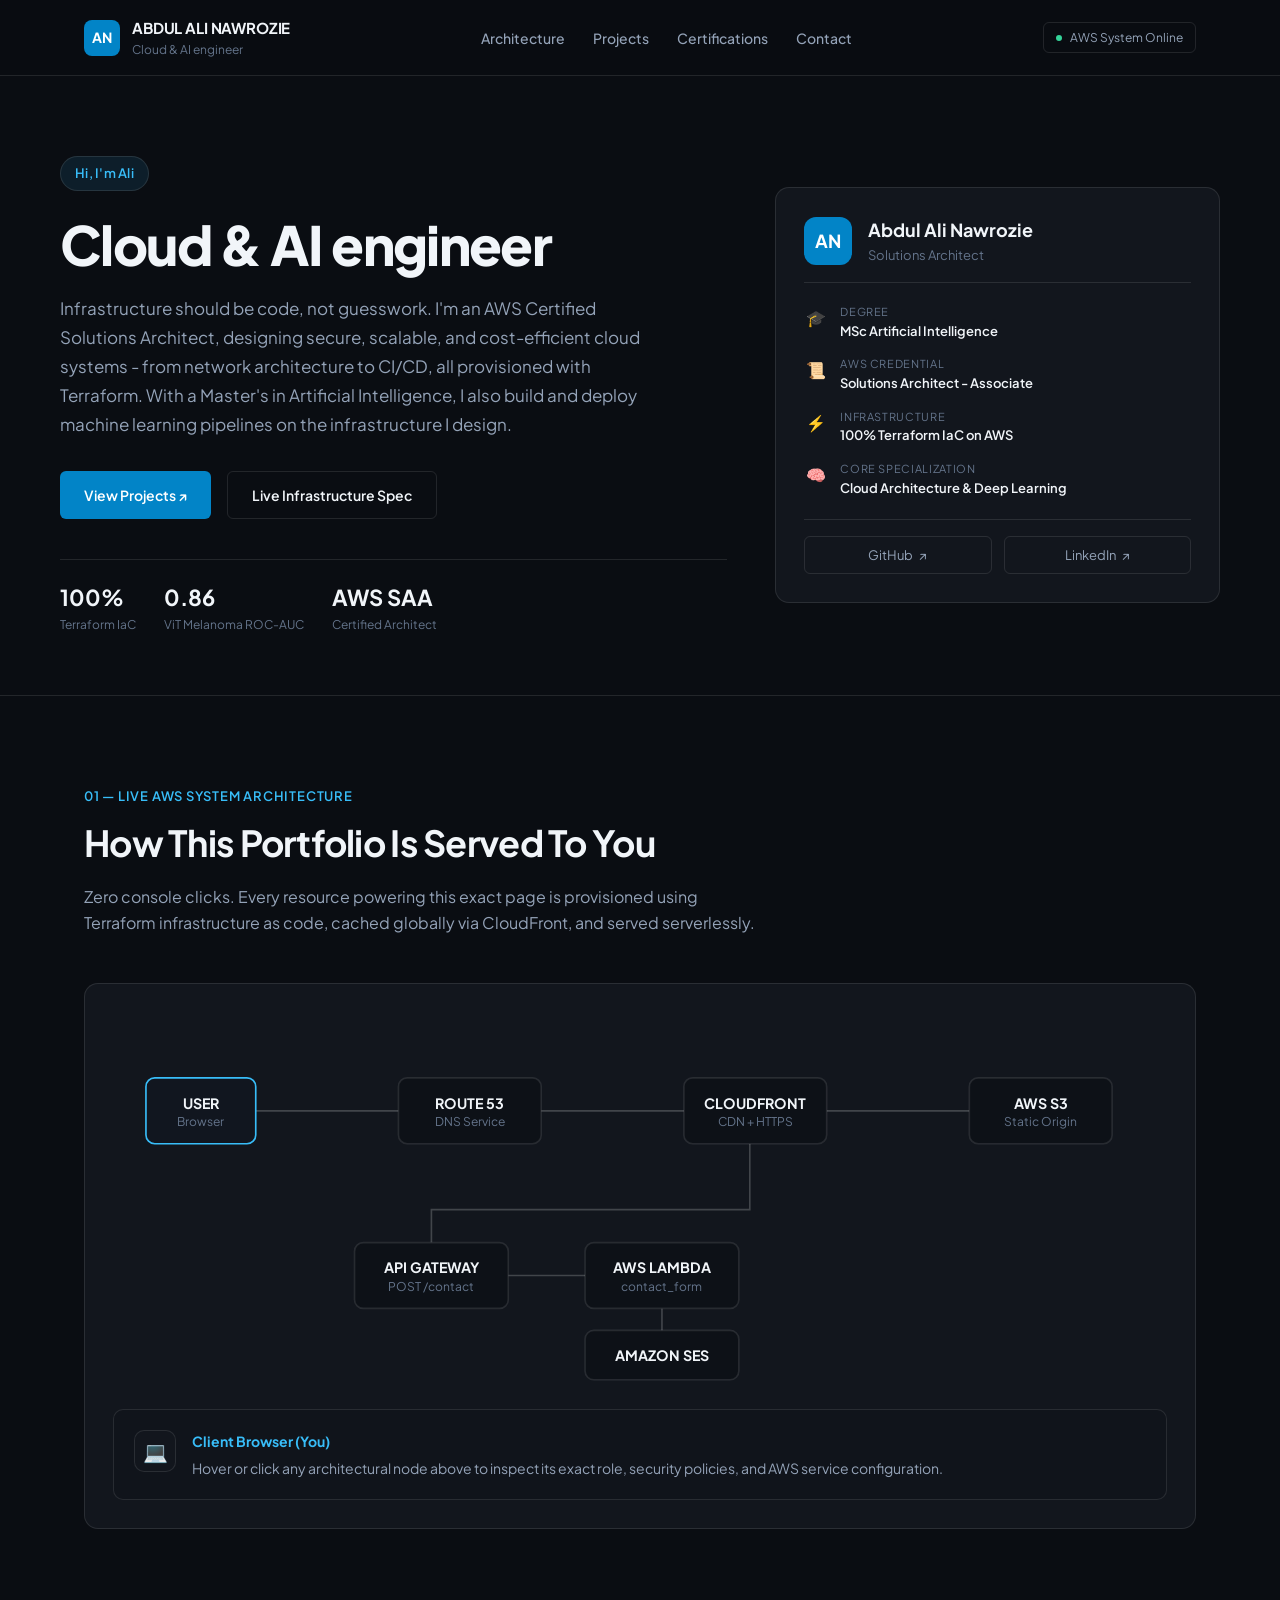
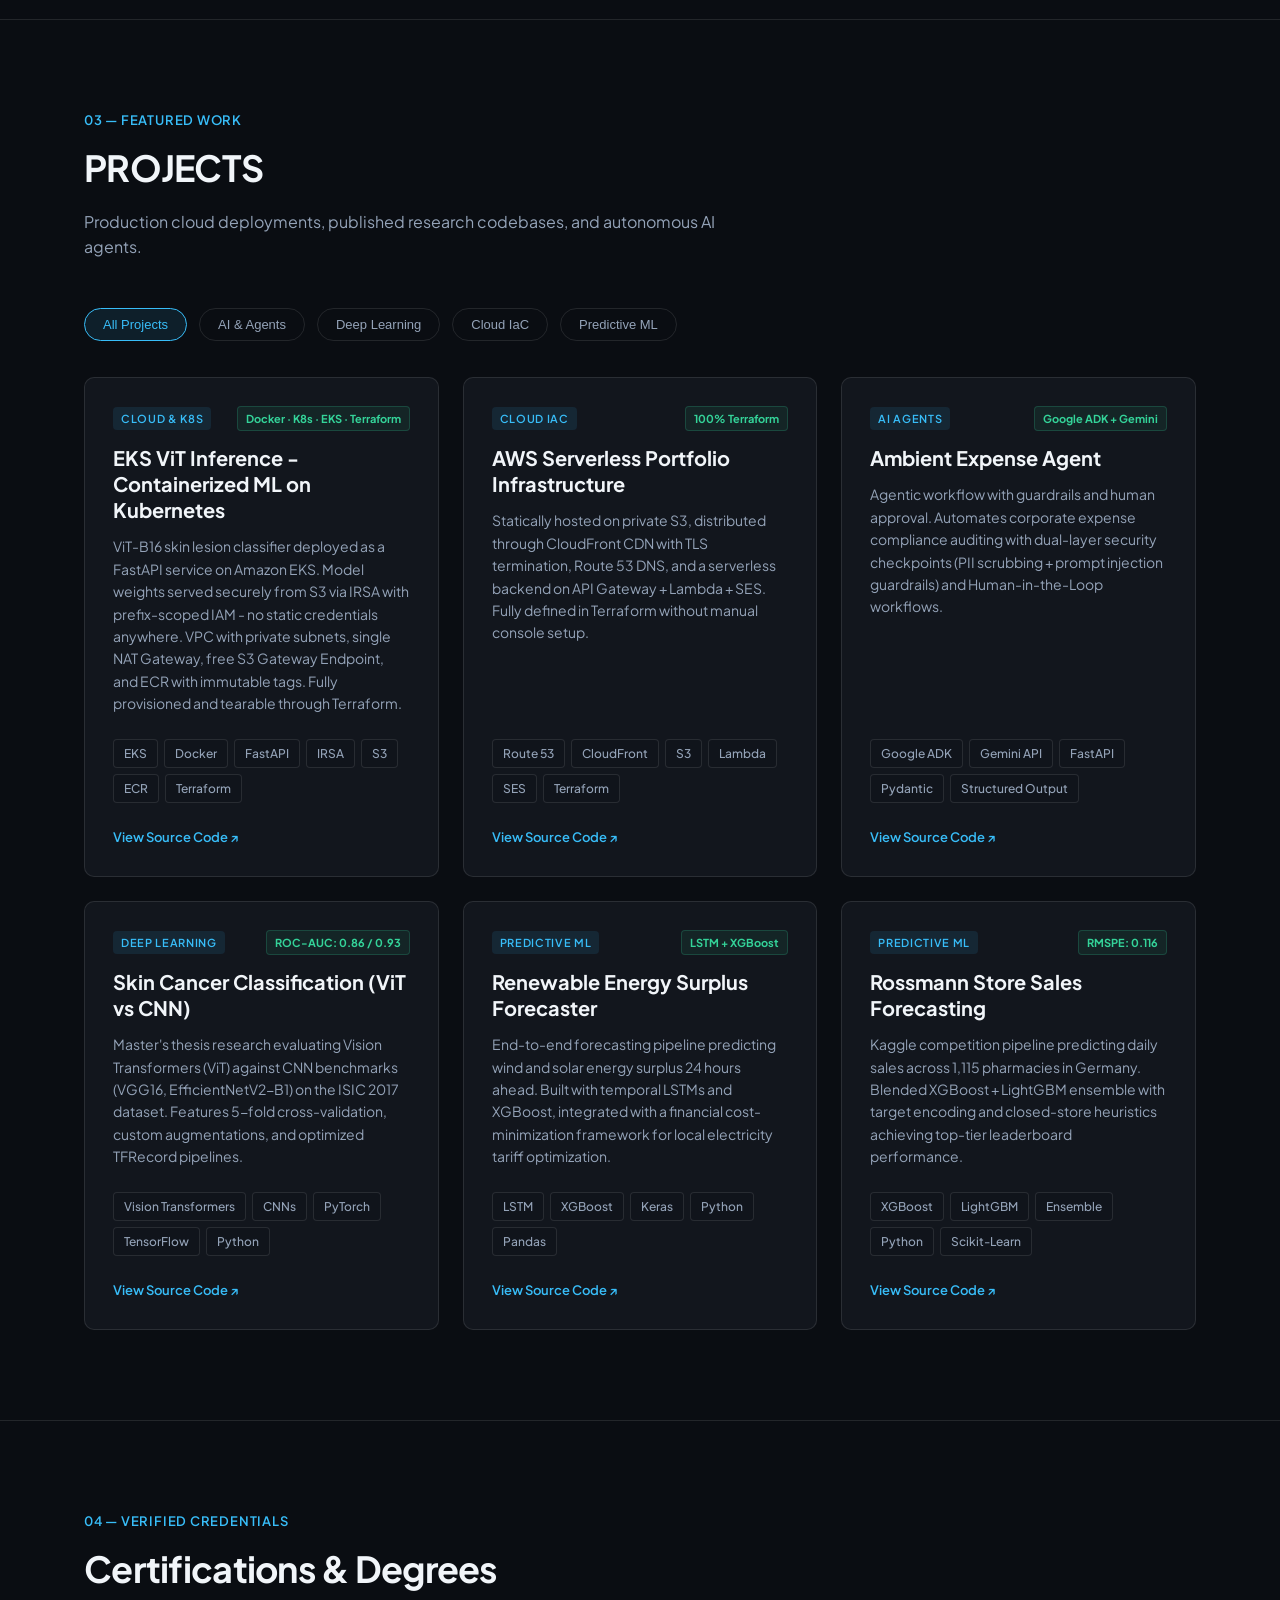
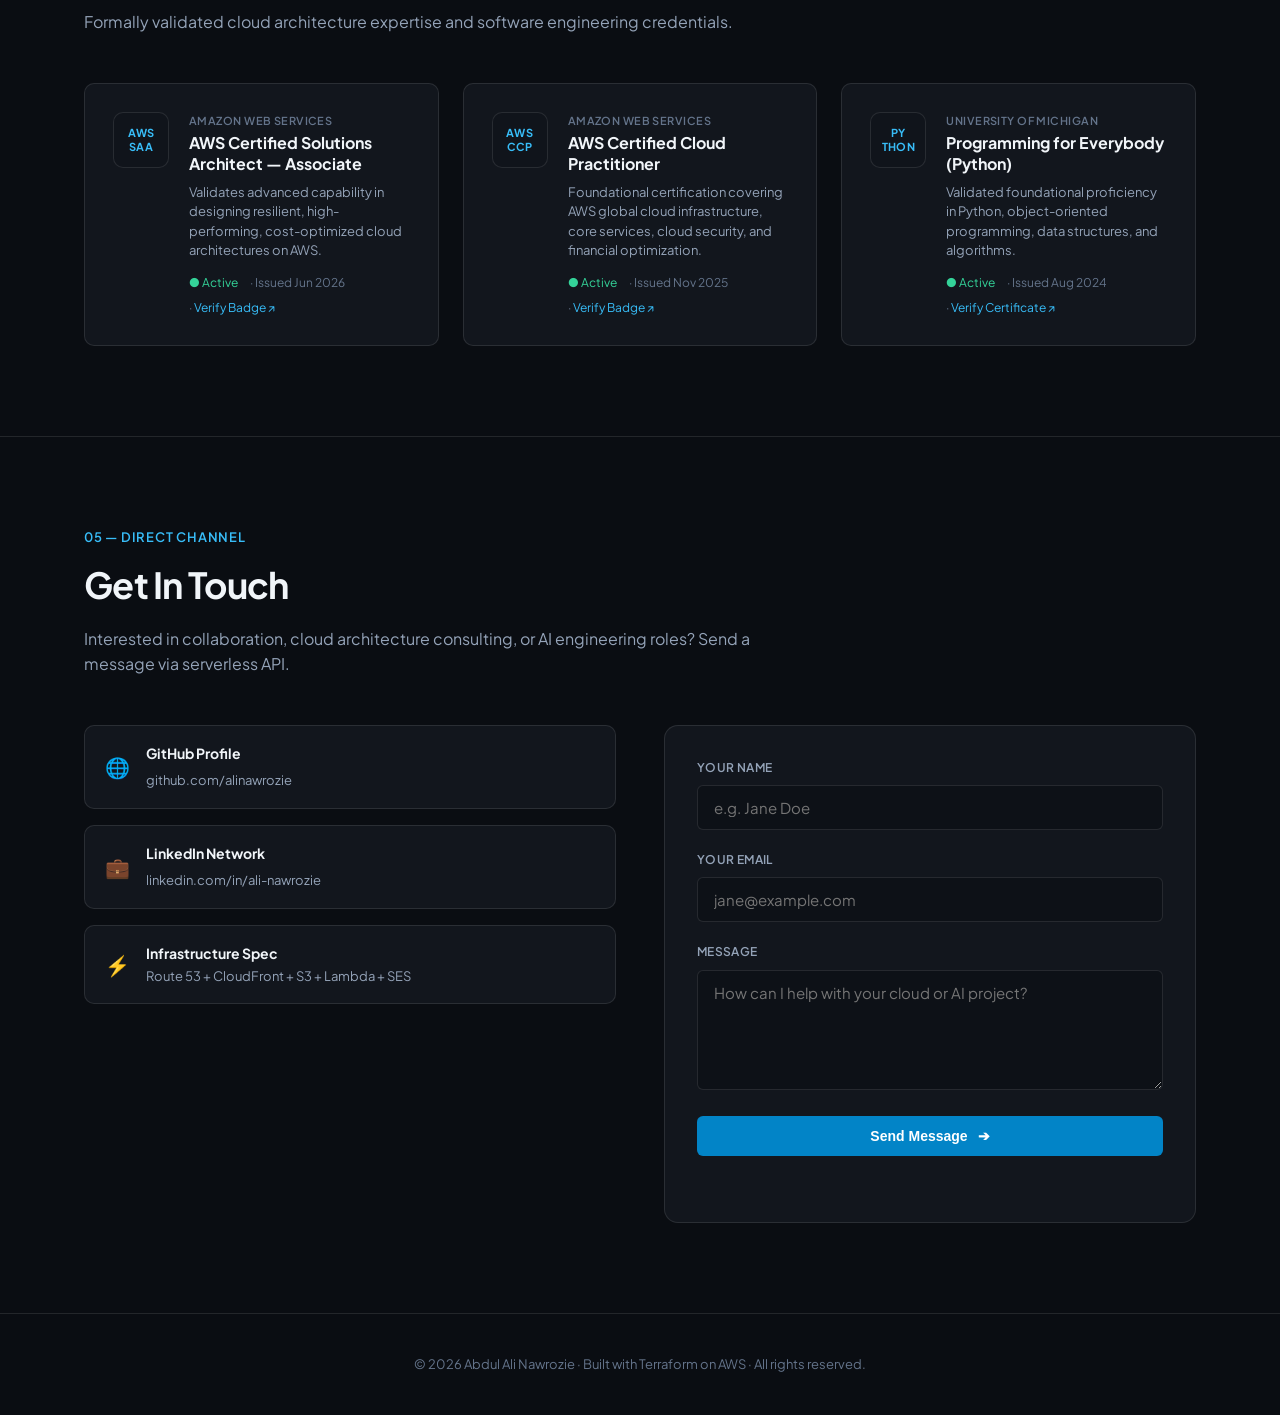
<file: frontend/index.html>
<!DOCTYPE html>
<html lang="en">

<head>
  <meta charset="UTF-8">
  <meta name="viewport" content="width=device-width, initial-scale=1.0">
  <title>Abdul Ali Nawrozie - Solutions Architect</title>
  <meta name="description"
    content="Portfolio of Abdul Ali Nawrozie - Cloud & AI Engineer. AWS Certified Solutions Architect Associate & MSc in Artificial Intelligence. Production-grade AWS infrastructure and AI agents.">

  <!-- Favicon / Styling -->
  <link rel="preconnect" href="https://fonts.googleapis.com">
  <link rel="preconnect" href="https://fonts.gstatic.com" crossorigin>
  <link rel="stylesheet" href="style.css">
</head>

<body>

  <!-- ============ NAVBAR ============ -->
  <header class="navbar">
    <div class="container navbar__inner">
      <a href="#top" class="navbar__brand">
        <div class="brand-avatar">AN</div>
        <div class="brand-text">
          <span class="brand-name">ABDUL ALI NAWROZIE</span>
          <span class="brand-title">Cloud & AI engineer <!-- &amp;  AI Engineer --> </span>
        </div>
      </a>

      <ul class="navbar__nav" id="navMenu">
        <li><a href="#architecture" class="nav-link">Architecture</a></li>
        <!-- <li><a href="#specializations" class="nav-link">Specializations</a></li> -->
        <li><a href="#projects" class="nav-link">Projects</a></li>
        <li><a href="#certifications" class="nav-link">Certifications</a></li>
        <li><a href="#contact" class="nav-link">Contact</a></li>
      </ul>

      <div class="navbar__actions">
        <div class="system-status">
          <span class="status-dot"></span>
          <span>AWS System Online</span>
        </div>
        <button type="button" class="navbar__toggle" id="navToggle" aria-label="Toggle navigation menu"
          aria-expanded="false" aria-controls="navMenu">
          <span></span><span></span><span></span>
        </button>
      </div>
    </div>
  </header>

  <main>
    <!-- ============ HERO SECTION ============ -->
    <section class="container hero" id="top">
      <div class="hero__content">
        <div class="hero__eyebrow">
          <span>Hi, I'm Ali </span>
        </div>

        <h1 class="hero__title">
          Cloud & AI engineer <!-- | <span class="gradient-text">  AI Engineer --></span>
        </h1>

        <p class="hero__subtitle">
          Infrastructure should be code, not guesswork. I'm an AWS Certified Solutions Architect, designing secure,
          scalable, and cost-efficient cloud systems - from network architecture to CI/CD, all provisioned with
          Terraform. With a Master's in Artificial Intelligence, I also build and deploy machine learning pipelines on
          the infrastructure I design.
        </p>

        <div class="hero__cta">
          <a href="#projects" class="btn btn--primary">View Projects ↗</a>
          <a href="#architecture" class="btn btn--secondary">Live Infrastructure Spec</a>
        </div>

        <div class="hero__highlights">
          <div class="stat-item">
            <span class="stat-val">100%</span>
            <span class="stat-lbl">Terraform IaC</span>
          </div>
          <div class="stat-item">
            <span class="stat-val">0.86</span>
            <span class="stat-lbl">ViT Melanoma ROC-AUC</span>
          </div>
          <div class="stat-item">
            <span class="stat-val">AWS SAA</span>
            <span class="stat-lbl">Certified Architect</span>
          </div>
        </div>
      </div>

      <!-- Hero Executive Bio & Quick Spec Card -->
      <div class="hero__spec-card">
        <div class="bio-card">
          <div class="bio-card__header">
            <div class="bio-avatar">AN</div>
            <div class="bio-info">
              <h3 class="bio-name">Abdul Ali Nawrozie</h3>
              <p class="bio-role">Solutions Architect</p>
            </div>
          </div>

          <div class="bio-card__details">
            <div class="bio-item">
              <span class="bio-item__icon">🎓</span>
              <div class="bio-item__text">
                <span class="bio-item__lbl">Degree</span>
                <span class="bio-item__val">MSc Artificial Intelligence</span>
              </div>
            </div>

            <div class="bio-item">
              <span class="bio-item__icon">📜</span>
              <div class="bio-item__text">
                <span class="bio-item__lbl">AWS Credential</span>
                <span class="bio-item__val">Solutions Architect - Associate</span>
              </div>
            </div>

            <div class="bio-item">
              <span class="bio-item__icon">⚡</span>
              <div class="bio-item__text">
                <span class="bio-item__lbl">Infrastructure</span>
                <span class="bio-item__val">100% Terraform IaC on AWS</span>
              </div>
            </div>

            <div class="bio-item">
              <span class="bio-item__icon">🧠</span>
              <div class="bio-item__text">
                <span class="bio-item__lbl">Core Specialization</span>
                <span class="bio-item__val">Cloud Architecture &amp; Deep Learning</span>
              </div>
            </div>
          </div>

          <div class="bio-card__footer">
            <a href="https://github.com/alinawrozie" target="_blank" rel="noopener" class="bio-social-btn">
              <span>GitHub</span> ↗
            </a>
            <a href="https://linkedin.com/in/ali-nawrozie" target="_blank" rel="noopener" class="bio-social-btn">
              <span>LinkedIn</span> ↗
            </a>
          </div>
        </div>
      </div>
    </section>

    <!-- ============ ARCHITECTURE SECTION ============ -->
    <section class="section" id="architecture">
      <div class="container">
        <div class="section-header">
          <span class="section-tag">01 — Live AWS System Architecture</span>
          <h2 class="section-title">How This Portfolio Is Served To You</h2>
          <p class="section-desc">
            Zero console clicks. Every resource powering this exact page is provisioned using Terraform infrastructure
            as code, cached globally via CloudFront, and served serverlessly.
          </p>
        </div>

        <div class="arch-card">
          <div class="diagram-svg-wrap">
            <svg class="arch-svg" viewBox="0 0 960 340" role="img" aria-labelledby="diag-title">
              <title id="diag-title">AWS Serverless Portfolio Architecture Diagram</title>

              <!-- Grid pattern -->
              <g class="svg-grid">
                <pattern id="grid-pat" width="30" height="30" patternUnits="userSpaceOnUse">
                  <path d="M 30 0 L 0 0 0 30" fill="none" stroke-width="1" />
                </pattern>
                <rect width="960" height="340" fill="url(#grid-pat)" />
              </g>

              <!-- Flow Connectors -->
              <path class="arch-link arch-link--main" d="M 130 90 H 260" />
              <path class="arch-link arch-link--main" d="M 390 90 H 520" />
              <path class="arch-link arch-link--main" d="M 650 90 H 780" />

              <path class="arch-link arch-link--branch" d="M 580 120 V 180 H 290 V 210" />
              <path class="arch-link arch-link--branch" d="M 360 240 H 430" />
              <path class="arch-link arch-link--branch" d="M 500 270 V 290" />

              <!-- Node: User -->
              <g class="arch-node active" tabindex="0" data-title="Client Browser" data-icon="💻"
                data-body="You, right now. Requesting static assets over HTTPS with TLS termination at the edge.">
                <rect x="30" y="60" width="100" height="60" />
                <text x="80" y="88" text-anchor="middle" class="n-title">USER</text>
                <text x="80" y="104" text-anchor="middle" class="n-sub">Browser</text>
              </g>

              <!-- Node: Route 53 -->
              <g class="arch-node" tabindex="0" data-title="AWS Route 53" data-icon="🌐"
                data-body="DNS routing. Resolves nawrozie.com via an Alias A-record to CloudFront CDN endpoints worldwide with latency routing.">
                <rect x="260" y="60" width="130" height="60" />
                <text x="325" y="88" text-anchor="middle" class="n-title">ROUTE 53</text>
                <text x="325" y="104" text-anchor="middle" class="n-sub">DNS Service</text>
              </g>

              <!-- Node: CloudFront -->
              <g class="arch-node" tabindex="0" data-title="AWS CloudFront" data-icon="⚡"
                data-body="Global Edge CDN. Terminates SSL/TLS using AWS ACM Certificate, caches static assets, and enforces HTTPS redirection.">
                <rect x="520" y="60" width="130" height="60" />
                <text x="585" y="88" text-anchor="middle" class="n-title">CLOUDFRONT</text>
                <text x="585" y="104" text-anchor="middle" class="n-sub">CDN + HTTPS</text>
              </g>

              <!-- Node: S3 -->
              <g class="arch-node" tabindex="0" data-title="AWS S3 (Private Bucket)" data-icon="🪣"
                data-body="Origin storage for HTML, CSS, JS. Private bucket access restricted strictly to CloudFront via Origin Access Control (OAC).">
                <rect x="780" y="60" width="130" height="60" />
                <text x="845" y="88" text-anchor="middle" class="n-title">AWS S3</text>
                <text x="845" y="104" text-anchor="middle" class="n-sub">Static Origin</text>
              </g>

              <!-- Node: API Gateway -->
              <g class="arch-node" tabindex="0" data-title="Amazon API Gateway" data-icon="🚪"
                data-body="HTTP REST API proxying form submissions to AWS Lambda. Fully serverless with zero server maintenance.">
                <rect x="220" y="210" width="140" height="60" />
                <text x="290" y="238" text-anchor="middle" class="n-title">API GATEWAY</text>
                <text x="290" y="254" text-anchor="middle" class="n-sub">POST /contact</text>
              </g>

              <!-- Node: Lambda -->
              <g class="arch-node" tabindex="0" data-title="AWS Lambda" data-icon="ƛ"
                data-body="Python 3.12 handler. Validates payload fields, enforces sanitization, and calls Amazon SES SendEmail API.">
                <rect x="430" y="210" width="140" height="60" />
                <text x="500" y="238" text-anchor="middle" class="n-title">AWS LAMBDA</text>
                <text x="500" y="254" text-anchor="middle" class="n-sub">contact_form</text>
              </g>

              <!-- Node: SES -->
              <g class="arch-node" tabindex="0" data-title="Amazon SES" data-icon="✉️"
                data-body="Simple Email Service. Delivers verified messages directly to my inbox with instant cloud notifications.">
                <rect x="430" y="290" width="140" height="45" />
                <text x="500" y="318" text-anchor="middle" class="n-title">AMAZON SES</text>
              </g>
            </svg>
          </div>

          <!-- Inspector Panel -->
          <div class="inspector-panel" id="inspector">
            <div class="inspector-icon" id="inspector-icon">💻</div>
            <div class="inspector-content">
              <div class="inspector-title" id="inspector-title">Client Browser (You)</div>
              <div class="inspector-body" id="inspector-body">
                Hover or click any architectural node above to inspect its exact role, security policies, and AWS
                service configuration.
              </div>
            </div>
          </div>
        </div>
      </div>
    </section>

    <!-- ============ SPECIALIZATIONS SECTION (HIDDEN) ============
    <section class="section" id="specializations">
      <div class="container">
        <div class="section-header">
          <span class="section-tag">02 — Core Engineering Capabilities</span>
          <h2 class="section-title">Specialized Skill Matrix</h2>
          <p class="section-desc">
            Combining academic AI research with enterprise-level AWS cloud architecture to deliver autonomous agentic workflows and production ML models.
          </p>
        </div>

        <div class="skills-grid">
          <div class="skill-card">
            <div class="skill-card__icon">🤖</div>
            <h3 class="skill-card__title">Agentic AI &amp; LLM Systems</h3>
            <p class="skill-card__desc">
              Building autonomous AI agents using Google ADK &amp; Gemini. Implementing ReAct decision loops, multi-layer PII scrubbing, prompt injection guardrails, and human-in-the-loop audit workflows.
            </p>
            <div class="skill-card__tags">
              <span class="tech-tag">Google ADK</span>
              <span class="tech-tag">Gemini API</span>
              <span class="tech-tag">ReAct Agents</span>
              <span class="tech-tag">FastAPI</span>
              <span class="tech-tag">Structured Output</span>
            </div>
          </div>

          <div class="skill-card">
            <div class="skill-card__icon">☁️</div>
            <h3 class="skill-card__title">Cloud &amp; IaC Architecture</h3>
            <p class="skill-card__desc">
              Designing immutable AWS infrastructure. Production experience with Terraform, S3 Origin Access Control, CloudFront Edge caching, Lambda serverless microservices, and GitHub Actions OIDC pipelines.
            </p>
            <div class="skill-card__tags">
              <span class="tech-tag">AWS Solutions Architect</span>
              <span class="tech-tag">Terraform</span>
              <span class="tech-tag">CloudFront</span>
              <span class="tech-tag">Lambda</span>
              <span class="tech-tag">GitHub Actions</span>
            </div>
          </div>

          <div class="skill-card">
            <div class="skill-card__icon">👁️</div>
            <h3 class="skill-card__title">Computer Vision &amp; Deep Learning</h3>
            <p class="skill-card__desc">
              Evaluated Vision Transformers (ViT) vs CNNs (EfficientNet, VGG16) for medical image classification. Skilled in PyTorch, TensorFlow, TFRecord pipelines, and custom data augmentations.
            </p>
            <div class="skill-card__tags">
              <span class="tech-tag">Vision Transformers</span>
              <span class="tech-tag">PyTorch</span>
              <span class="tech-tag">TensorFlow</span>
              <span class="tech-tag">Cross-Validation</span>
              <span class="tech-tag">ISIC Dataset</span>
            </div>
          </div>

          <div class="skill-card">
            <div class="skill-card__icon">📊</div>
            <h3 class="skill-card__title">Predictive ML &amp; Time-Series</h3>
            <p class="skill-card__desc">
              Engineering end-to-end forecasting pipelines. Created renewable energy surplus forecasters with LSTMs + XGBoost and retail sales predictors with LightGBM target-encoding ensembles.
            </p>
            <div class="skill-card__tags">
              <span class="tech-tag">XGBoost</span>
              <span class="tech-tag">LightGBM</span>
              <span class="tech-tag">LSTMs</span>
              <span class="tech-tag">Pandas</span>
              <span class="tech-tag">Scikit-Learn</span>
            </div>
          </div>
        </div>
      </div>
    </section>
    ======================================================== -->

    <!-- ============ PROJECTS SECTION ============ -->
    <section class="section" id="projects">
      <div class="container">
        <div class="section-header">
          <span class="section-tag">03 — Featured Work</span>
          <h2 class="section-title">PROJECTS</h2>
          <p class="section-desc">
            Production cloud deployments, published research codebases, and autonomous AI agents.
          </p>
        </div>

        <!-- Filter Bar -->
        <div class="filter-bar">
          <button class="filter-btn active" data-filter="all">All Projects</button>
          <button class="filter-btn" data-filter="ai-agents">AI &amp; Agents</button>
          <button class="filter-btn" data-filter="deep-learning">Deep Learning</button>
          <button class="filter-btn" data-filter="cloud">Cloud IaC</button>
          <button class="filter-btn" data-filter="predictive-ml">Predictive ML</button>
        </div>

        <div class="projects-grid">
          <!-- Project 1 -->
          <article class="project-card" data-category="cloud">
            <div class="project-header">
              <span class="project-category">Cloud & K8s</span>
              <span class="metric-badge">Docker · K8s · EKS · Terraform</span>
            </div>
            <h3 class="project-title">EKS ViT Inference - Containerized ML on Kubernetes</h3>
            <p class="project-desc">
              ViT-B16 skin lesion classifier deployed as a FastAPI service on Amazon EKS.
              Model weights served securely from S3 via IRSA with prefix-scoped IAM - no
              static credentials anywhere. VPC with private subnets, single NAT Gateway,
              free S3 Gateway Endpoint, and ECR with immutable tags. Fully provisioned
              and tearable through Terraform.
            </p>
            <div class="project-stack">
              <span class="tech-tag">EKS</span>
              <span class="tech-tag">Docker</span>
              <span class="tech-tag">FastAPI</span>
              <span class="tech-tag">IRSA</span>
              <span class="tech-tag">S3</span>
              <span class="tech-tag">ECR</span>
              <span class="tech-tag">Terraform</span>
            </div>
            <a href="https://github.com/alinawrozie/eks-vit-inference" target="_blank" rel="noopener"
              class="project-link">
              View Source Code ↗
            </a>
          </article>

          <!-- Project 2 -->
          <article class="project-card" data-category="cloud">
            <div class="project-header">
              <span class="project-category">Cloud IaC</span>
              <span class="metric-badge">100% Terraform</span>
            </div>
            <h3 class="project-title">AWS Serverless Portfolio Infrastructure</h3>
            <p class="project-desc">
              Statically hosted on private S3, distributed through CloudFront CDN with TLS termination, Route 53 DNS,
              and a serverless backend on API Gateway + Lambda + SES. Fully defined in Terraform without manual console
              setup.
            </p>
            <div class="project-stack">
              <span class="tech-tag">Route 53</span>
              <span class="tech-tag">CloudFront</span>
              <span class="tech-tag">S3</span>
              <span class="tech-tag">Lambda</span>
              <span class="tech-tag">SES</span>
              <span class="tech-tag">Terraform</span>
            </div>
            <a href="https://github.com/alinawrozie/agentic-portfolio" target="_blank" rel="noopener"
              class="project-link">
              View Source Code ↗
            </a>
          </article>

          <!-- Project 3 -->
          <article class="project-card" data-category="ai-agents">
            <div class="project-header">
              <span class="project-category">AI Agents</span>
              <span class="metric-badge">Google ADK + Gemini</span>
            </div>
            <h3 class="project-title">Ambient Expense Agent</h3>
            <p class="project-desc">
              Agentic workflow with guardrails and human approval. Automates corporate expense
              compliance auditing with dual-layer security checkpoints (PII scrubbing + prompt injection guardrails) and
              Human-in-the-Loop workflows.
            </p>
            <div class="project-stack">
              <span class="tech-tag">Google ADK</span>
              <span class="tech-tag">Gemini API</span>
              <span class="tech-tag">FastAPI</span>
              <span class="tech-tag">Pydantic</span>
              <span class="tech-tag">Structured Output</span>
            </div>
            <a href="https://github.com/alinawrozie/ambient-expense-agent" target="_blank" rel="noopener"
              class="project-link">
              View Source Code ↗
            </a>
          </article>

          <!-- Project 4 -->
          <article class="project-card" data-category="deep-learning">
            <div class="project-header">
              <span class="project-category">Deep Learning</span>
              <span class="metric-badge">ROC-AUC: 0.86 / 0.93</span>
            </div>
            <h3 class="project-title">Skin Cancer Classification (ViT vs CNN)</h3>
            <p class="project-desc">
              Master's thesis research evaluating Vision Transformers (ViT) against CNN benchmarks (VGG16,
              EfficientNetV2-B1) on the ISIC 2017 dataset. Features 5-fold cross-validation, custom augmentations, and
              optimized TFRecord pipelines.
            </p>
            <div class="project-stack">
              <span class="tech-tag">Vision Transformers</span>
              <span class="tech-tag">CNNs</span>
              <span class="tech-tag">PyTorch</span>
              <span class="tech-tag">TensorFlow</span>
              <span class="tech-tag">Python</span>
            </div>
            <a href="https://github.com/alinawrozie/skin-cancer-classification" target="_blank" rel="noopener"
              class="project-link">
              View Source Code ↗
            </a>
          </article>

          <!-- Project 5 -->
          <article class="project-card" data-category="predictive-ml">
            <div class="project-header">
              <span class="project-category">Predictive ML</span>
              <span class="metric-badge">LSTM + XGBoost</span>
            </div>
            <h3 class="project-title">Renewable Energy Surplus Forecaster</h3>
            <p class="project-desc">
              End-to-end forecasting pipeline predicting wind and solar energy surplus 24 hours ahead. Built with
              temporal LSTMs and XGBoost, integrated with a financial cost-minimization framework for local electricity
              tariff optimization.
            </p>
            <div class="project-stack">
              <span class="tech-tag">LSTM</span>
              <span class="tech-tag">XGBoost</span>
              <span class="tech-tag">Keras</span>
              <span class="tech-tag">Python</span>
              <span class="tech-tag">Pandas</span>
            </div>
            <a href="https://github.com/alinawrozie/renewable-energy-surplus-forecasting" target="_blank" rel="noopener"
              class="project-link">
              View Source Code ↗
            </a>
          </article>

          <!-- Project 6 -->
          <article class="project-card" data-category="predictive-ml">
            <div class="project-header">
              <span class="project-category">Predictive ML</span>
              <span class="metric-badge">RMSPE: 0.116</span>
            </div>
            <h3 class="project-title">Rossmann Store Sales Forecasting</h3>
            <p class="project-desc">
              Kaggle competition pipeline predicting daily sales across 1,115 pharmacies in Germany. Blended XGBoost +
              LightGBM ensemble with target encoding and closed-store heuristics achieving top-tier leaderboard
              performance.
            </p>
            <div class="project-stack">
              <span class="tech-tag">XGBoost</span>
              <span class="tech-tag">LightGBM</span>
              <span class="tech-tag">Ensemble</span>
              <span class="tech-tag">Python</span>
              <span class="tech-tag">Scikit-Learn</span>
            </div>
            <a href="https://github.com/alinawrozie/rossmann-store-sales-forecasting" target="_blank" rel="noopener"
              class="project-link">
              View Source Code ↗
            </a>
          </article>
        </div>
      </div>
    </section>

    <!-- ============ CERTIFICATIONS SECTION ============ -->
    <section class="section" id="certifications">
      <div class="container">
        <div class="section-header">
          <span class="section-tag">04 — Verified Credentials</span>
          <h2 class="section-title">Certifications &amp; Degrees</h2>
          <p class="section-desc">
            Formally validated cloud architecture expertise and software engineering credentials.
          </p>
        </div>

        <div class="certs-grid">
          <!-- Cert 1 -->
          <article class="cert-card">
            <div class="cert-stamp">
              <span>AWS</span>
              <span>SAA</span>
            </div>
            <div class="cert-body">
              <div class="cert-issuer">Amazon Web Services</div>
              <h3 class="cert-title">AWS Certified Solutions Architect — Associate</h3>
              <p class="cert-desc">
                Validates advanced capability in designing resilient, high-performing, cost-optimized cloud
                architectures on AWS.
              </p>
              <div class="cert-meta">
                <span class="cert-status">● Active</span>
                <span>· Issued Jun 2026</span>
                <span>· <a href="https://www.credly.com/badges/66378ed1-8e94-4ab7-a8a3-b630b1b78446/public_url"
                    target="_blank" rel="noopener">Verify Badge ↗</a></span>
              </div>
            </div>
          </article>

          <!-- Cert 2 -->
          <article class="cert-card">
            <div class="cert-stamp">
              <span>AWS</span>
              <span>CCP</span>
            </div>
            <div class="cert-body">
              <div class="cert-issuer">Amazon Web Services</div>
              <h3 class="cert-title">AWS Certified Cloud Practitioner</h3>
              <p class="cert-desc">
                Foundational certification covering AWS global cloud infrastructure, core services, cloud security, and
                financial optimization.
              </p>
              <div class="cert-meta">
                <span class="cert-status">● Active</span>
                <span>· Issued Nov 2025</span>
                <span>· <a href="https://www.credly.com/badges/fe121f4e-ef1b-4c82-a592-34f5b2ce2f08/public_url"
                    target="_blank" rel="noopener">Verify Badge ↗</a></span>
              </div>
            </div>
          </article>

          <!-- Cert 3 -->
          <article class="cert-card">
            <div class="cert-stamp">
              <span>PY</span>
              <span>THON</span>
            </div>
            <div class="cert-body">
              <div class="cert-issuer">University of Michigan</div>
              <h3 class="cert-title">Programming for Everybody (Python)</h3>
              <p class="cert-desc">
                Validated foundational proficiency in Python, object-oriented programming, data structures, and
                algorithms.
              </p>
              <div class="cert-meta">
                <span class="cert-status">● Active</span>
                <span>· Issued Aug 2024</span>
                <span>· <a href="https://coursera.org/share/c441a72fb8b3980e2509873db81224d2" target="_blank"
                    rel="noopener">Verify Certificate ↗</a></span>
              </div>
            </div>
          </article>
        </div>
      </div>
    </section>

    <!-- ============ CONTACT SECTION ============ -->
    <section class="section" id="contact">
      <div class="container">
        <div class="section-header">
          <span class="section-tag">05 — Direct Channel</span>
          <h2 class="section-title">Get In Touch</h2>
          <p class="section-desc">
            Interested in collaboration, cloud architecture consulting, or AI engineering roles? Send a message via
            serverless API.
          </p>
        </div>

        <div class="contact-wrap">
          <div class="contact-info">
            <div class="contact-methods">
              <div class="contact-item">
                <div class="contact-item__icon">🌐</div>
                <div class="contact-item__text">
                  <h4>GitHub Profile</h4>
                  <a href="https://github.com/alinawrozie" target="_blank" rel="noopener">github.com/alinawrozie</a>
                </div>
              </div>

              <div class="contact-item">
                <div class="contact-item__icon">💼</div>
                <div class="contact-item__text">
                  <h4>LinkedIn Network</h4>
                  <a href="https://linkedin.com/in/ali-nawrozie" target="_blank"
                    rel="noopener">linkedin.com/in/ali-nawrozie</a>
                </div>
              </div>

              <div class="contact-item">
                <div class="contact-item__icon">⚡</div>
                <div class="contact-item__text">
                  <h4>Infrastructure Spec</h4>
                  <p>Route 53 + CloudFront + S3 + Lambda + SES</p>
                </div>
              </div>
            </div>
          </div>

          <!-- Contact Form -->
          <form class="contact-form" id="contact-form" novalidate>
            <div class="form-group">
              <label for="name">Your Name</label>
              <input type="text" id="name" name="name" class="form-control" placeholder="e.g. Jane Doe" required
                autocomplete="name">
            </div>

            <div class="form-group">
              <label for="email">Your Email</label>
              <input type="email" id="email" name="email" class="form-control" placeholder="jane@example.com" required
                autocomplete="email">
            </div>

            <div class="form-group">
              <label for="message">Message</label>
              <textarea id="message" name="message" class="form-control" rows="4"
                placeholder="How can I help with your cloud or AI project?" required></textarea>
            </div>

            <button type="submit" id="contact-submit" class="btn btn--primary"
              style="width: 100%; justify-content: center;">
              <span>Send Message</span> ➔
            </button>

            <p class="form-status" id="contact-status" role="status" aria-live="polite"></p>
          </form>
        </div>
      </div>
    </section>
  </main>

  <!-- ============ FOOTER ============ -->
  <footer class="footer">
    <div class="container footer__inner">
      <p class="footer-text">
        © <span id="year"></span> Abdul Ali Nawrozie · Built with Terraform on AWS · All rights reserved.
      </p>
    </div>
  </footer>

  <script src="script.js"></script>
</body>

</html>
</file>
<file: frontend/style.css>
/* =========================================================
   DESIGN TOKENS & RESET
   AI Engineer & AWS Solutions Architect Portfolio Theme
   Minimal dark theme — flat surfaces, one accent color.
   ========================================================= */

@import url('https://fonts.googleapis.com/css2?family=Plus+Jakarta+Sans:wght@400;500;600;700;800&display=swap');

:root {
  /* Color Palette - Flat Dark Neutral */
  --bg-dark: #0a0d12;
  --bg-surface: #12161d;
  --bg-surface-hover: #171c25;
  --bg-panel: #10141b;
  --bg-input: #0d1117;

  /* Borders */
  --border: rgba(255, 255, 255, 0.10);
  --border-hover: rgba(255, 255, 255, 0.20);

  /* Text Colors */
  --text-main: #f1f5f9;
  --text-muted: #94a3b8;
  --text-dim: #64748b;

  /* Single brand accent, used sparingly */
  --accent: #38bdf8;
  --accent-strong: #0284c7;
  --accent-soft: rgba(56, 189, 248, 0.10);

  /* Semantic colors — form feedback only */
  --success: #34d399;
  --pending: #fbbf24;
  --error: #f87171;

  /* Typography */
  --font-sans: 'Plus Jakarta Sans', -apple-system, BlinkMacSystemFont, 'Segoe UI', Roboto, sans-serif;

  /* Layout */
  --max-width: 1160px;
  --radius-sm: 6px;
  --radius-md: 10px;
  --radius-lg: 14px;
  --transition: all 0.15s ease;
}

* {
  box-sizing: border-box;
  margin: 0;
  padding: 0;
}

html {
  scroll-behavior: smooth;
  color-scheme: dark;
}

body {
  background-color: var(--bg-dark);
  color: var(--text-main);
  font-family: var(--font-sans);
  line-height: 1.6;
  -webkit-font-smoothing: antialiased;
  min-height: 100vh;
  overflow-x: hidden;
}

/* Scrollbar */
::-webkit-scrollbar {
  width: 8px;
}
::-webkit-scrollbar-track {
  background: var(--bg-dark);
}
::-webkit-scrollbar-thumb {
  background: #1e293b;
  border-radius: 4px;
}
::-webkit-scrollbar-thumb:hover {
  background: #334155;
}

a {
  color: var(--accent);
  text-decoration: none;
  transition: var(--transition);
}
a:hover {
  color: #7dd3fc;
}

:focus-visible {
  outline: 2px solid var(--accent);
  outline-offset: 3px;
}

.container {
  max-width: var(--max-width);
  margin: 0 auto;
  padding: 0 24px;
}

/* =========================================================
   HEADER & NAVBAR
   ========================================================= */
.navbar {
  position: sticky;
  top: 0;
  z-index: 100;
  background: rgba(10, 13, 18, 0.96);
  border-bottom: 1px solid var(--border);
  padding: 16px 0;
}

.navbar__inner {
  display: flex;
  align-items: center;
  justify-content: space-between;
  gap: 20px;
}

.navbar__brand {
  display: flex;
  align-items: center;
  gap: 12px;
  text-decoration: none;
}

.brand-avatar {
  width: 36px;
  height: 36px;
  border-radius: 8px;
  background: var(--accent-strong);
  display: flex;
  align-items: center;
  justify-content: center;
  font-weight: 700;
  font-size: 14px;
  color: #ffffff;
}

.brand-text {
  display: flex;
  flex-direction: column;
}

.brand-name {
  font-weight: 700;
  font-size: 15px;
  letter-spacing: -0.01em;
  color: var(--text-main);
}

.brand-title {
  font-size: 12px;
  color: var(--text-dim);
}

.navbar__nav {
  display: flex;
  align-items: center;
  gap: 28px;
  list-style: none;
}

.nav-link {
  font-size: 14px;
  font-weight: 500;
  color: var(--text-muted);
  transition: var(--transition);
  position: relative;
}

.nav-link:hover, .nav-link.active {
  color: var(--text-main);
  text-decoration: none;
}

.nav-link.active::after {
  content: '';
  position: absolute;
  bottom: -4px;
  left: 0;
  width: 100%;
  height: 2px;
  background: var(--accent);
  border-radius: 2px;
}

.navbar__actions {
  display: flex;
  align-items: center;
  gap: 12px;
}

.system-status {
  display: inline-flex;
  align-items: center;
  gap: 8px;
  border: 1px solid var(--border);
  padding: 5px 12px;
  border-radius: var(--radius-sm);
  font-size: 12px;
  color: var(--text-muted);
}

.status-dot {
  width: 6px;
  height: 6px;
  border-radius: 50%;
  background-color: var(--success);
  flex-shrink: 0;
}

/* Mobile nav toggle (hamburger) */
.navbar__toggle {
  display: none;
  flex-direction: column;
  justify-content: center;
  gap: 5px;
  width: 38px;
  height: 38px;
  background: transparent;
  border: 1px solid var(--border);
  border-radius: var(--radius-sm);
  cursor: pointer;
  padding: 9px;
  flex-shrink: 0;
}

.navbar__toggle span {
  display: block;
  width: 100%;
  height: 2px;
  background: var(--text-main);
  border-radius: 2px;
  transition: var(--transition);
}

.navbar__toggle[aria-expanded="true"] span:nth-child(1) { transform: translateY(7px) rotate(45deg); }
.navbar__toggle[aria-expanded="true"] span:nth-child(2) { opacity: 0; }
.navbar__toggle[aria-expanded="true"] span:nth-child(3) { transform: translateY(-7px) rotate(-45deg); }

/* =========================================================
   HERO SECTION
   ========================================================= */
.hero {
  padding: 80px 0 60px;
  display: grid;
  grid-template-columns: 1.2fr 0.8fr;
  gap: 48px;
  align-items: center;
}

.hero__eyebrow {
  display: inline-flex;
  align-items: center;
  gap: 8px;
  font-size: 13px;
  font-weight: 600;
  letter-spacing: 0.02em;
  color: var(--accent);
  background: var(--accent-soft);
  border: 1px solid var(--border);
  padding: 6px 14px;
  border-radius: 20px;
  margin-bottom: 24px;
}

.hero__title {
  font-size: clamp(36px, 4.5vw, 54px);
  font-weight: 800;
  line-height: 1.1;
  letter-spacing: -0.03em;
  margin-bottom: 20px;
}

.gradient-text {
  color: var(--accent);
}

.hero__subtitle {
  font-size: 17px;
  color: var(--text-muted);
  max-width: 580px;
  margin-bottom: 32px;
  line-height: 1.7;
}

.hero__cta {
  display: flex;
  flex-wrap: wrap;
  gap: 16px;
  margin-bottom: 40px;
}

.btn {
  display: inline-flex;
  align-items: center;
  gap: 10px;
  padding: 12px 24px;
  border-radius: var(--radius-sm);
  font-size: 14px;
  font-weight: 600;
  cursor: pointer;
  transition: var(--transition);
  text-decoration: none;
}

.btn--primary {
  background: var(--accent-strong);
  color: #ffffff;
  border: none;
}
.btn--primary:hover {
  background: #0369a1;
  color: #ffffff;
  text-decoration: none;
}

.btn--secondary {
  background: transparent;
  color: var(--text-main);
  border: 1px solid var(--border);
}
.btn--secondary:hover {
  border-color: var(--accent);
  color: var(--accent);
  text-decoration: none;
}

.hero__highlights {
  display: flex;
  gap: 28px;
  padding-top: 20px;
  border-top: 1px solid var(--border);
}

.stat-item {
  display: flex;
  flex-direction: column;
}

.stat-val {
  font-size: 22px;
  font-weight: 700;
  color: var(--text-main);
}

.stat-lbl {
  font-size: 12px;
  color: var(--text-dim);
}

/* Executive Bio Card */
.bio-card {
  background: var(--bg-surface);
  border: 1px solid var(--border);
  border-radius: var(--radius-lg);
  padding: 28px;
  display: flex;
  flex-direction: column;
  gap: 20px;
}

.bio-card__header {
  display: flex;
  align-items: center;
  gap: 16px;
  padding-bottom: 16px;
  border-bottom: 1px solid var(--border);
}

.bio-avatar {
  width: 48px;
  height: 48px;
  border-radius: 12px;
  background: var(--accent-strong);
  display: flex;
  align-items: center;
  justify-content: center;
  font-weight: 700;
  font-size: 18px;
  color: #ffffff;
  flex-shrink: 0;
}

.bio-info {
  display: flex;
  flex-direction: column;
}

.bio-name {
  font-size: 18px;
  font-weight: 700;
  color: var(--text-main);
}

.bio-role {
  font-size: 13px;
  color: var(--text-dim);
}

.bio-card__details {
  display: flex;
  flex-direction: column;
  gap: 14px;
}

.bio-item {
  display: flex;
  align-items: flex-start;
  gap: 12px;
}

.bio-item__icon {
  font-size: 16px;
  width: 24px;
  text-align: center;
  flex-shrink: 0;
  margin-top: 2px;
}

.bio-item__text {
  display: flex;
  flex-direction: column;
}

.bio-item__lbl {
  font-size: 11px;
  text-transform: uppercase;
  letter-spacing: 0.06em;
  color: var(--text-dim);
}

.bio-item__val {
  font-size: 13px;
  font-weight: 600;
  color: var(--text-main);
}

.bio-card__footer {
  display: flex;
  gap: 12px;
  padding-top: 16px;
  border-top: 1px solid var(--border);
}

.bio-social-btn {
  flex: 1;
  display: inline-flex;
  align-items: center;
  justify-content: center;
  gap: 6px;
  background: transparent;
  border: 1px solid var(--border);
  border-radius: var(--radius-sm);
  padding: 8px 12px;
  font-size: 13px;
  color: var(--text-muted);
  text-decoration: none;
  transition: var(--transition);
}

.bio-social-btn:hover {
  border-color: var(--accent);
  color: var(--accent);
}

/* =========================================================
   PANELS & SECTIONS
   ========================================================= */
.section {
  padding: 90px 0;
  border-top: 1px solid var(--border);
}

.section-header {
  margin-bottom: 48px;
}

.section-tag {
  font-size: 13px;
  font-weight: 600;
  letter-spacing: 0.06em;
  color: var(--accent);
  text-transform: uppercase;
  margin-bottom: 8px;
  display: block;
}

.section-title {
  font-size: clamp(26px, 3vw, 36px);
  font-weight: 700;
  letter-spacing: -0.02em;
  color: var(--text-main);
  margin-bottom: 12px;
}

.section-desc {
  color: var(--text-muted);
  font-size: 16px;
  max-width: 680px;
}

/* =========================================================
   ARCHITECTURE DIAGRAM SECTION
   ========================================================= */
.arch-card {
  background: var(--bg-surface);
  border: 1px solid var(--border);
  border-radius: var(--radius-lg);
  padding: 28px;
}

.diagram-svg-wrap {
  width: 100%;
  overflow-x: auto;
}

.arch-svg {
  width: 100%;
  min-width: 800px;
  height: auto;
  display: block;
}

.svg-grid rect { fill: none; }
.svg-grid pattern path { stroke: transparent; }

/* SVG Nodes */
.arch-node {
  cursor: pointer;
}

.arch-node rect {
  fill: var(--bg-input);
  stroke: var(--border);
  stroke-width: 1.5;
  transition: all 0.15s ease;
  rx: 8px;
}

.arch-node:hover rect, .arch-node.active rect {
  stroke: var(--accent);
  fill: #11161f;
}

.arch-node text.n-title {
  fill: var(--text-main);
  font-family: var(--font-sans);
  font-size: 13px;
  font-weight: 700;
}

.arch-node text.n-sub {
  fill: var(--text-dim);
  font-family: var(--font-sans);
  font-size: 11px;
}

.arch-node text.n-icon {
  font-size: 16px;
}

/* SVG Connection Lines */
.arch-link {
  fill: none;
  stroke: var(--border);
  stroke-width: 1.5;
}

.arch-link--main {
  stroke: var(--border-hover);
}

.arch-link--branch {
  stroke: var(--border-hover);
}

/* Inspector Box */
.inspector-panel {
  margin-top: 24px;
  background: var(--bg-panel);
  border: 1px solid var(--border);
  border-radius: var(--radius-md);
  padding: 20px;
  display: flex;
  align-items: flex-start;
  gap: 16px;
}

.inspector-icon {
  width: 42px;
  height: 42px;
  border-radius: 10px;
  background: var(--bg-surface);
  border: 1px solid var(--border);
  display: flex;
  align-items: center;
  justify-content: center;
  font-size: 20px;
  flex-shrink: 0;
}

.inspector-content {
  flex: 1;
}

.inspector-title {
  font-size: 14px;
  font-weight: 700;
  color: var(--accent);
  margin-bottom: 4px;
}

.inspector-body {
  font-size: 14px;
  color: var(--text-muted);
  line-height: 1.6;
}

/* =========================================================
   SPECIALIZATIONS MATRIX
   ========================================================= */
.skills-grid {
  display: grid;
  grid-template-columns: repeat(auto-fit, minmax(260px, 1fr));
  gap: 24px;
}

.skill-card {
  background: var(--bg-surface);
  border: 1px solid var(--border);
  border-radius: var(--radius-md);
  padding: 28px;
  transition: var(--transition);
}

.skill-card:hover {
  border-color: var(--border-hover);
  background: var(--bg-surface-hover);
}

.skill-card__icon {
  width: 48px;
  height: 48px;
  border-radius: 12px;
  background: var(--bg-panel);
  border: 1px solid var(--border);
  display: flex;
  align-items: center;
  justify-content: center;
  font-size: 22px;
  margin-bottom: 20px;
}

.skill-card__title {
  font-size: 18px;
  font-weight: 700;
  color: var(--text-main);
  margin-bottom: 10px;
}

.skill-card__desc {
  font-size: 14px;
  color: var(--text-muted);
  margin-bottom: 20px;
  line-height: 1.6;
}

.skill-card__tags {
  display: flex;
  flex-wrap: wrap;
  gap: 8px;
}

.tech-tag {
  font-size: 12px;
  font-weight: 500;
  background: var(--bg-panel);
  border: 1px solid var(--border);
  color: var(--text-muted);
  padding: 4px 10px;
  border-radius: 4px;
}

/* =========================================================
   PROJECTS SECTION (FILTERABLE)
   ========================================================= */
.filter-bar {
  display: flex;
  flex-wrap: wrap;
  gap: 12px;
  margin-bottom: 36px;
}

.filter-btn {
  background: transparent;
  border: 1px solid var(--border);
  color: var(--text-muted);
  font-size: 13px;
  font-weight: 500;
  padding: 8px 18px;
  border-radius: 20px;
  cursor: pointer;
  transition: var(--transition);
}

.filter-btn:hover {
  border-color: var(--border-hover);
  color: var(--text-main);
}

.filter-btn.active {
  background: var(--accent-soft);
  border-color: var(--accent);
  color: var(--accent);
}

.projects-grid {
  display: grid;
  grid-template-columns: repeat(auto-fill, minmax(280px, 1fr));
  gap: 24px;
}

.project-card {
  background: var(--bg-surface);
  border: 1px solid var(--border);
  border-radius: var(--radius-md);
  padding: 28px;
  display: flex;
  flex-direction: column;
  transition: var(--transition);
  position: relative;
  overflow: hidden;
}

.project-card:hover {
  border-color: var(--accent);
}

.project-card.hidden {
  display: none;
}

.project-header {
  display: flex;
  align-items: center;
  justify-content: space-between;
  margin-bottom: 14px;
}

.project-category {
  font-size: 11px;
  font-weight: 600;
  letter-spacing: 0.06em;
  text-transform: uppercase;
  color: var(--accent);
  background: var(--accent-soft);
  padding: 3px 8px;
  border-radius: 4px;
}

.metric-badge {
  font-size: 11px;
  font-weight: 700;
  color: var(--success);
  background: rgba(52, 211, 153, 0.08);
  border: 1px solid rgba(52, 211, 153, 0.2);
  padding: 3px 8px;
  border-radius: 4px;
}

.project-title {
  font-size: 20px;
  font-weight: 700;
  color: var(--text-main);
  margin-bottom: 12px;
  line-height: 1.3;
}

.project-desc {
  font-size: 14px;
  color: var(--text-muted);
  line-height: 1.6;
  margin-bottom: 24px;
  flex: 1;
}

.project-stack {
  display: flex;
  flex-wrap: wrap;
  gap: 6px;
  margin-bottom: 24px;
}

.project-link {
  font-size: 13px;
  font-weight: 600;
  display: inline-flex;
  align-items: center;
  gap: 6px;
  color: var(--accent);
  margin-top: auto;
}

.project-link:hover {
  text-decoration: underline;
}

/* =========================================================
   CERTIFICATIONS SECTION
   ========================================================= */
.certs-grid {
  display: grid;
  grid-template-columns: repeat(auto-fit, minmax(280px, 1fr));
  gap: 24px;
}

.cert-card {
  background: var(--bg-surface);
  border: 1px solid var(--border);
  border-radius: var(--radius-md);
  padding: 28px;
  display: flex;
  gap: 20px;
  align-items: flex-start;
  transition: var(--transition);
}

.cert-card:hover {
  border-color: var(--border-hover);
}

.cert-stamp {
  width: 56px;
  height: 56px;
  border-radius: var(--radius-md);
  background: var(--bg-panel);
  border: 1px solid var(--border);
  color: var(--accent);
  display: flex;
  flex-direction: column;
  align-items: center;
  justify-content: center;
  font-weight: 700;
  font-size: 11px;
  letter-spacing: 0.03em;
  text-align: center;
  line-height: 1.3;
  flex-shrink: 0;
}

.cert-body {
  flex: 1;
}

.cert-issuer {
  font-size: 11px;
  font-weight: 600;
  color: var(--text-dim);
  text-transform: uppercase;
  letter-spacing: 0.04em;
  margin-bottom: 4px;
}

.cert-title {
  font-size: 16px;
  font-weight: 700;
  color: var(--text-main);
  margin-bottom: 8px;
  line-height: 1.3;
}

.cert-desc {
  font-size: 13px;
  color: var(--text-muted);
  line-height: 1.5;
  margin-bottom: 12px;
}

.cert-meta {
  font-size: 12px;
  color: var(--text-dim);
  display: flex;
  flex-wrap: wrap;
  align-items: center;
  gap: 6px 12px;
}

.cert-status {
  color: var(--success);
  display: inline-flex;
  align-items: center;
  gap: 4px;
}

/* =========================================================
   CONTACT FORM SECTION
   ========================================================= */
.contact-wrap {
  display: grid;
  grid-template-columns: 1fr 1fr;
  gap: 48px;
  align-items: start;
}

.contact-info {
  display: flex;
  flex-direction: column;
  gap: 24px;
}

.contact-methods {
  display: flex;
  flex-direction: column;
  gap: 16px;
}

.contact-item {
  display: flex;
  align-items: center;
  gap: 16px;
  background: var(--bg-surface);
  border: 1px solid var(--border);
  padding: 16px 20px;
  border-radius: var(--radius-md);
}

.contact-item__icon {
  font-size: 20px;
  color: var(--accent);
}

.contact-item__text h4 {
  font-size: 14px;
  color: var(--text-main);
  margin-bottom: 2px;
}

.contact-item__text p, .contact-item__text a {
  font-size: 13px;
  color: var(--text-muted);
}

.contact-form {
  background: var(--bg-surface);
  border: 1px solid var(--border);
  border-radius: var(--radius-lg);
  padding: 32px;
}

.form-group {
  margin-bottom: 20px;
}

.form-group label {
  display: block;
  font-size: 12px;
  font-weight: 600;
  letter-spacing: 0.03em;
  color: var(--text-muted);
  margin-bottom: 8px;
  text-transform: uppercase;
}

.form-control {
  width: 100%;
  background: var(--bg-input);
  border: 1px solid var(--border);
  border-radius: var(--radius-sm);
  padding: 12px 16px;
  color: var(--text-main);
  font-family: var(--font-sans);
  font-size: 15px;
  transition: var(--transition);
}

.form-control:focus {
  outline: none;
  border-color: var(--accent);
}

textarea.form-control {
  resize: vertical;
  min-height: 120px;
}

.form-status {
  font-size: 13px;
  margin-top: 14px;
  min-height: 20px;
}

.status--sending { color: var(--pending); }
.status--success { color: var(--success); }
.status--error { color: var(--error); }

/* =========================================================
   FOOTER
   ========================================================= */
.footer {
  border-top: 1px solid var(--border);
  padding: 40px 0;
  text-align: center;
}

.footer__inner {
  display: flex;
  flex-direction: column;
  align-items: center;
  gap: 16px;
}

.footer-text {
  font-size: 13px;
  color: var(--text-dim);
}

/* =========================================================
   RESPONSIVE DESIGN
   ========================================================= */
@media (max-width: 992px) {
  .hero {
    grid-template-columns: 1fr;
    gap: 40px;
  }
  .contact-wrap {
    grid-template-columns: 1fr;
  }
}

/* Navbar collapses to a hamburger earlier than the content breakpoints
   below — brand + nav links + status pill stop fitting on one row
   around ~950px, well before the 768px content breakpoint. */
@media (max-width: 1000px) {
  .navbar__toggle {
    display: flex;
  }
  .navbar__nav {
    display: none;
    position: absolute;
    top: 100%;
    left: 0;
    right: 0;
    z-index: 100;
    flex-direction: column;
    align-items: stretch;
    gap: 0;
    background: var(--bg-panel);
    border-bottom: 1px solid var(--border);
    padding: 4px 24px 12px;
  }
  .navbar__nav.open {
    display: flex;
  }
  .navbar__nav li {
    width: 100%;
  }
  .nav-link {
    display: block;
    padding: 12px 0;
    border-bottom: 1px solid var(--border);
  }
  .navbar__nav li:last-child .nav-link {
    border-bottom: none;
  }
  .nav-link.active::after {
    display: none;
  }

  .brand-title {
    display: none;
  }
}

@media (max-width: 768px) {
  .section {
    padding: 60px 0;
  }
  .hero {
    padding: 48px 0 40px;
  }

  .hero__title {
    font-size: 32px;
  }
  .hero__cta {
    flex-direction: column;
  }
  .hero__cta .btn {
    justify-content: center;
    width: 100%;
  }
  .hero__highlights {
    flex-wrap: wrap;
    gap: 16px;
  }

  .arch-svg {
    min-width: 640px;
  }

  .projects-grid,
  .certs-grid,
  .skills-grid {
    grid-template-columns: 1fr;
  }

  .cert-card {
    flex-direction: column;
  }
}

@media (max-width: 480px) {
  .container {
    padding: 0 16px;
  }
  .navbar__inner {
    gap: 12px;
  }
  .system-status span:last-child {
    display: none;
  }
  .system-status {
    padding: 6px;
  }
  .bio-card,
  .arch-card,
  .contact-form {
    padding: 20px;
  }
  .project-card,
  .skill-card,
  .cert-card {
    padding: 20px;
  }
}
</file>
